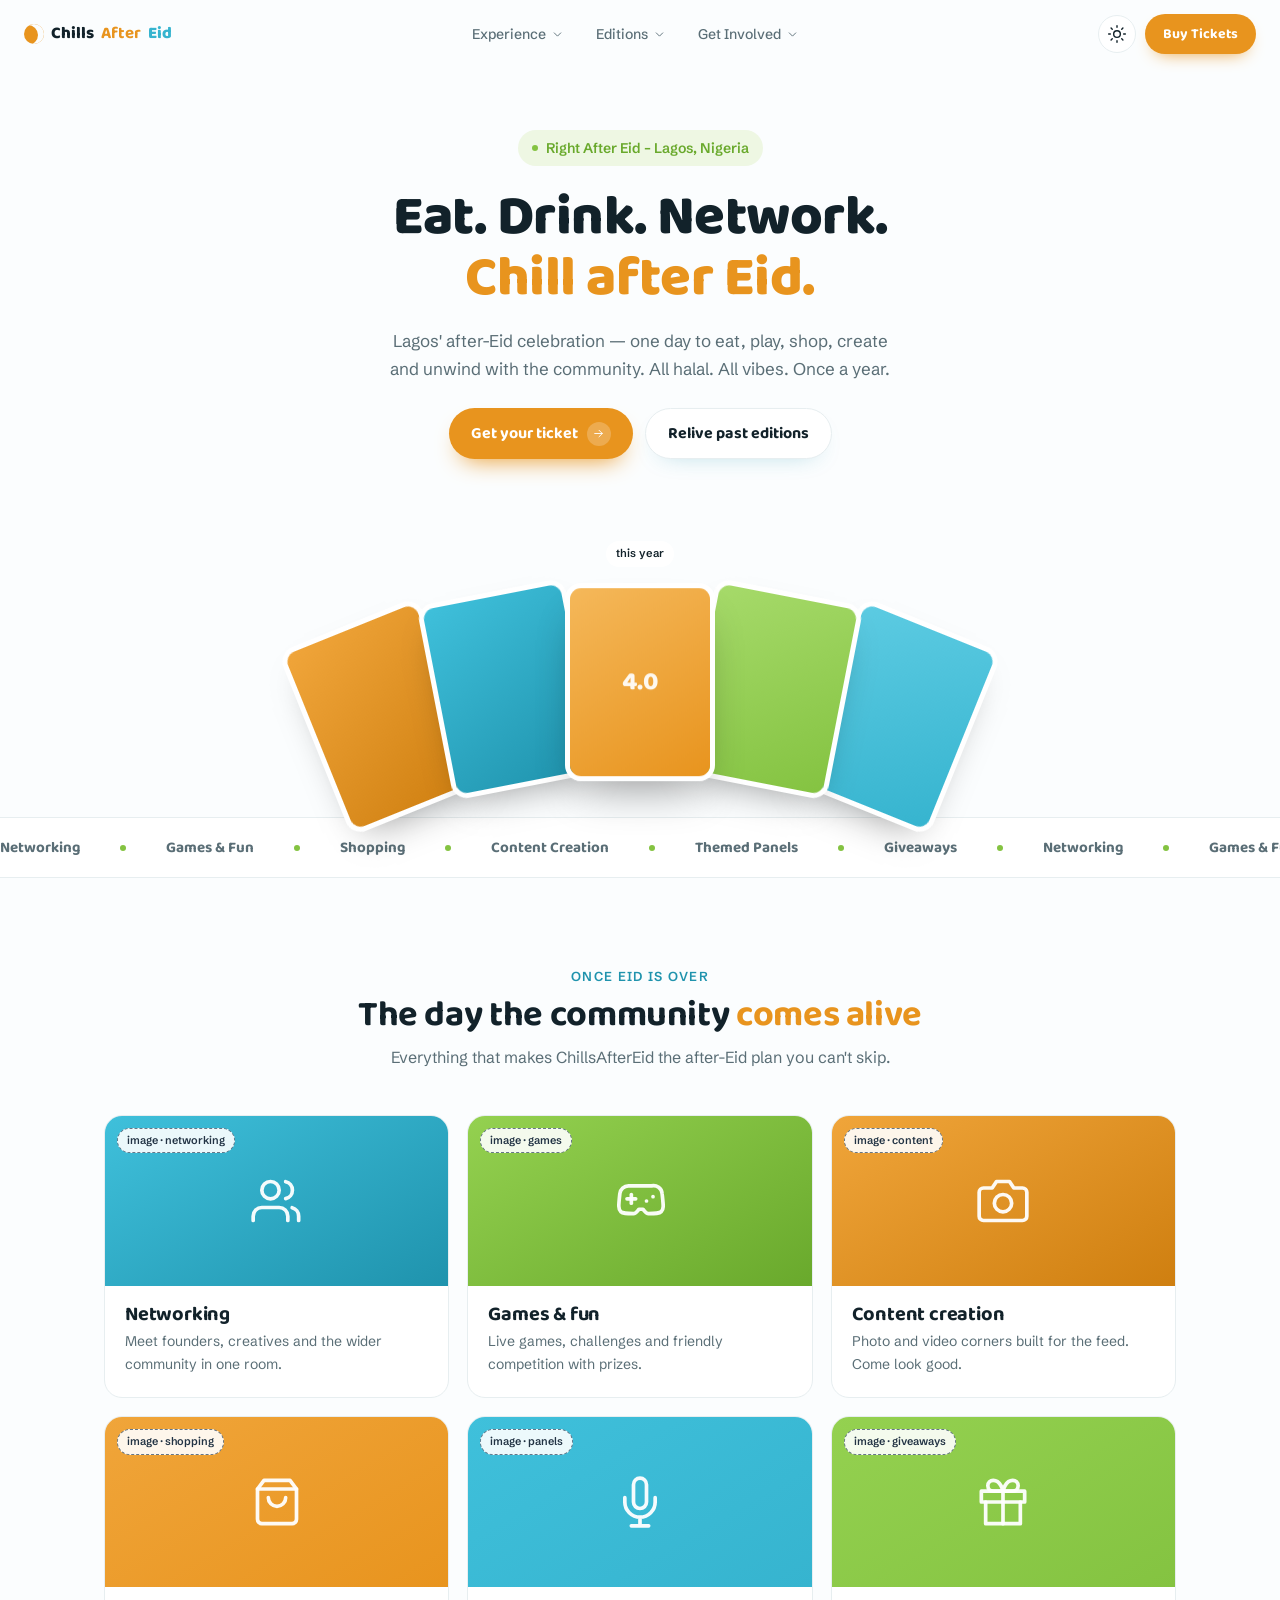
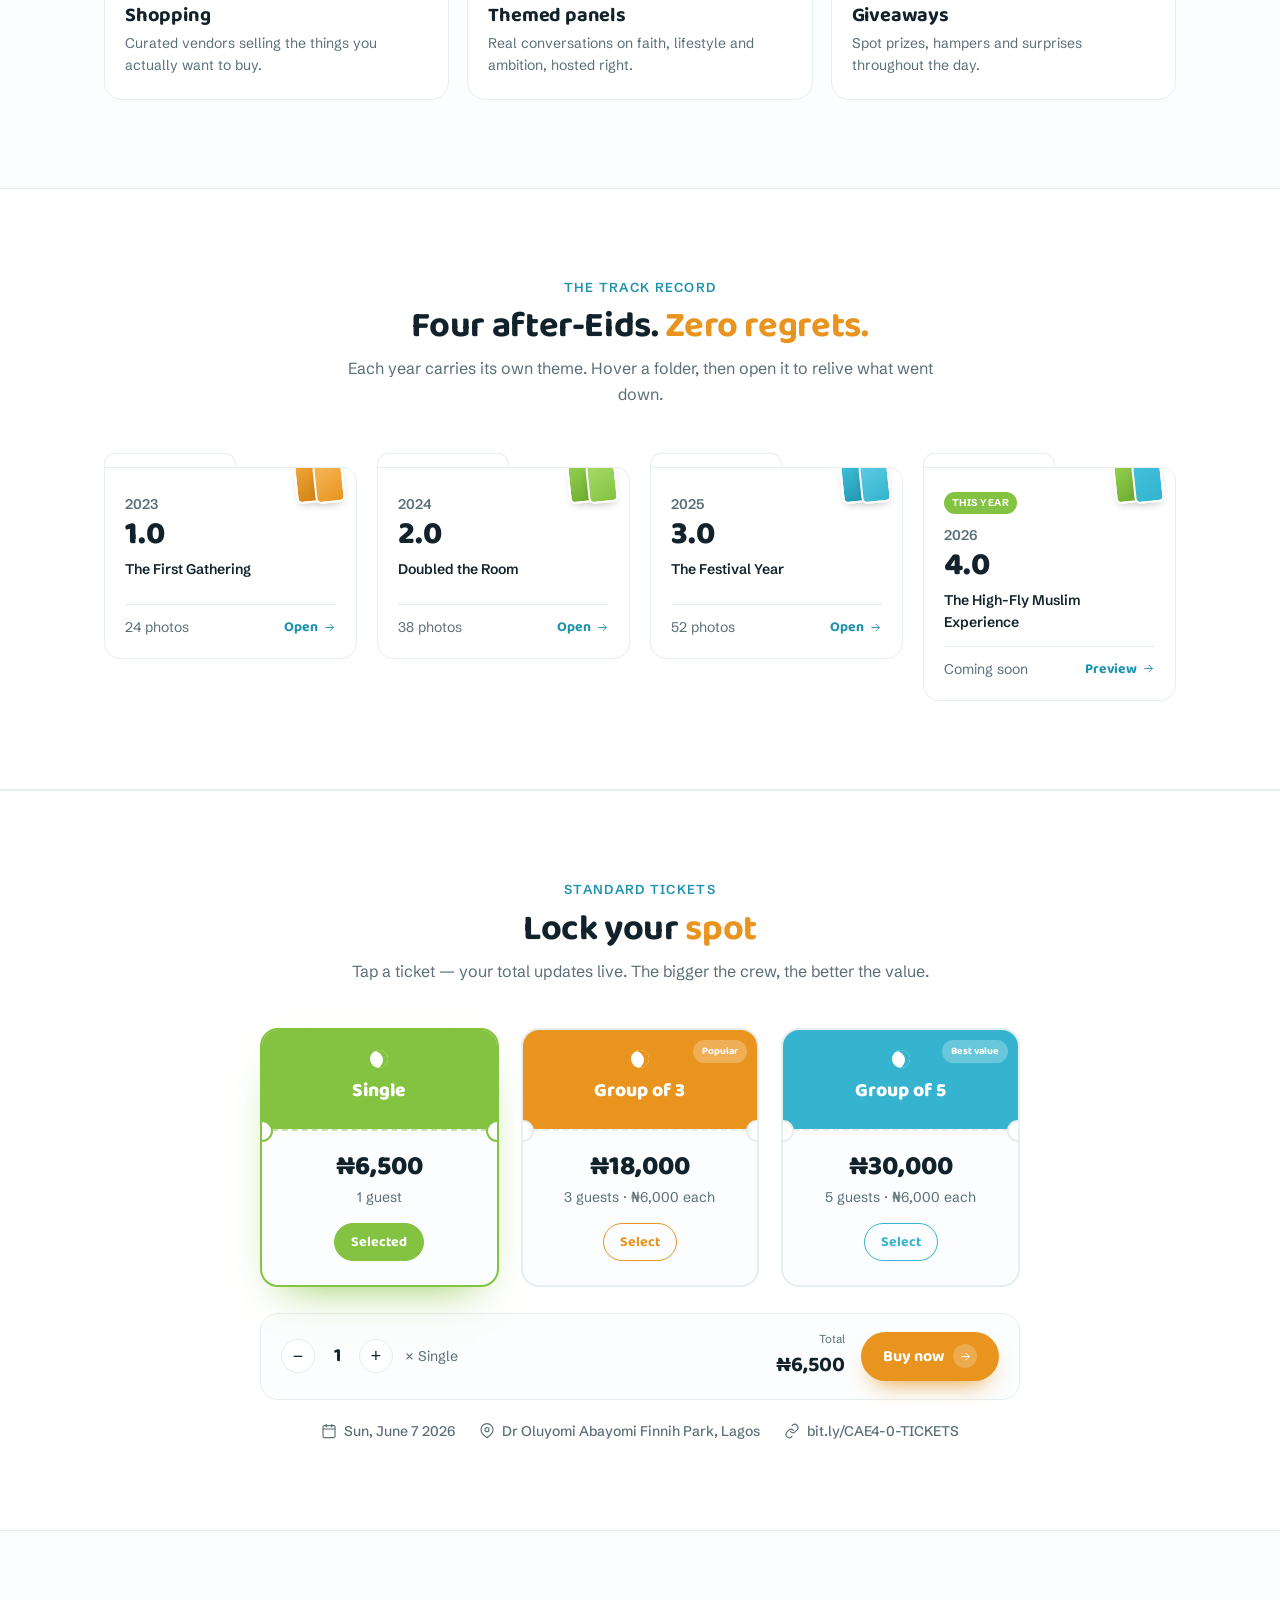
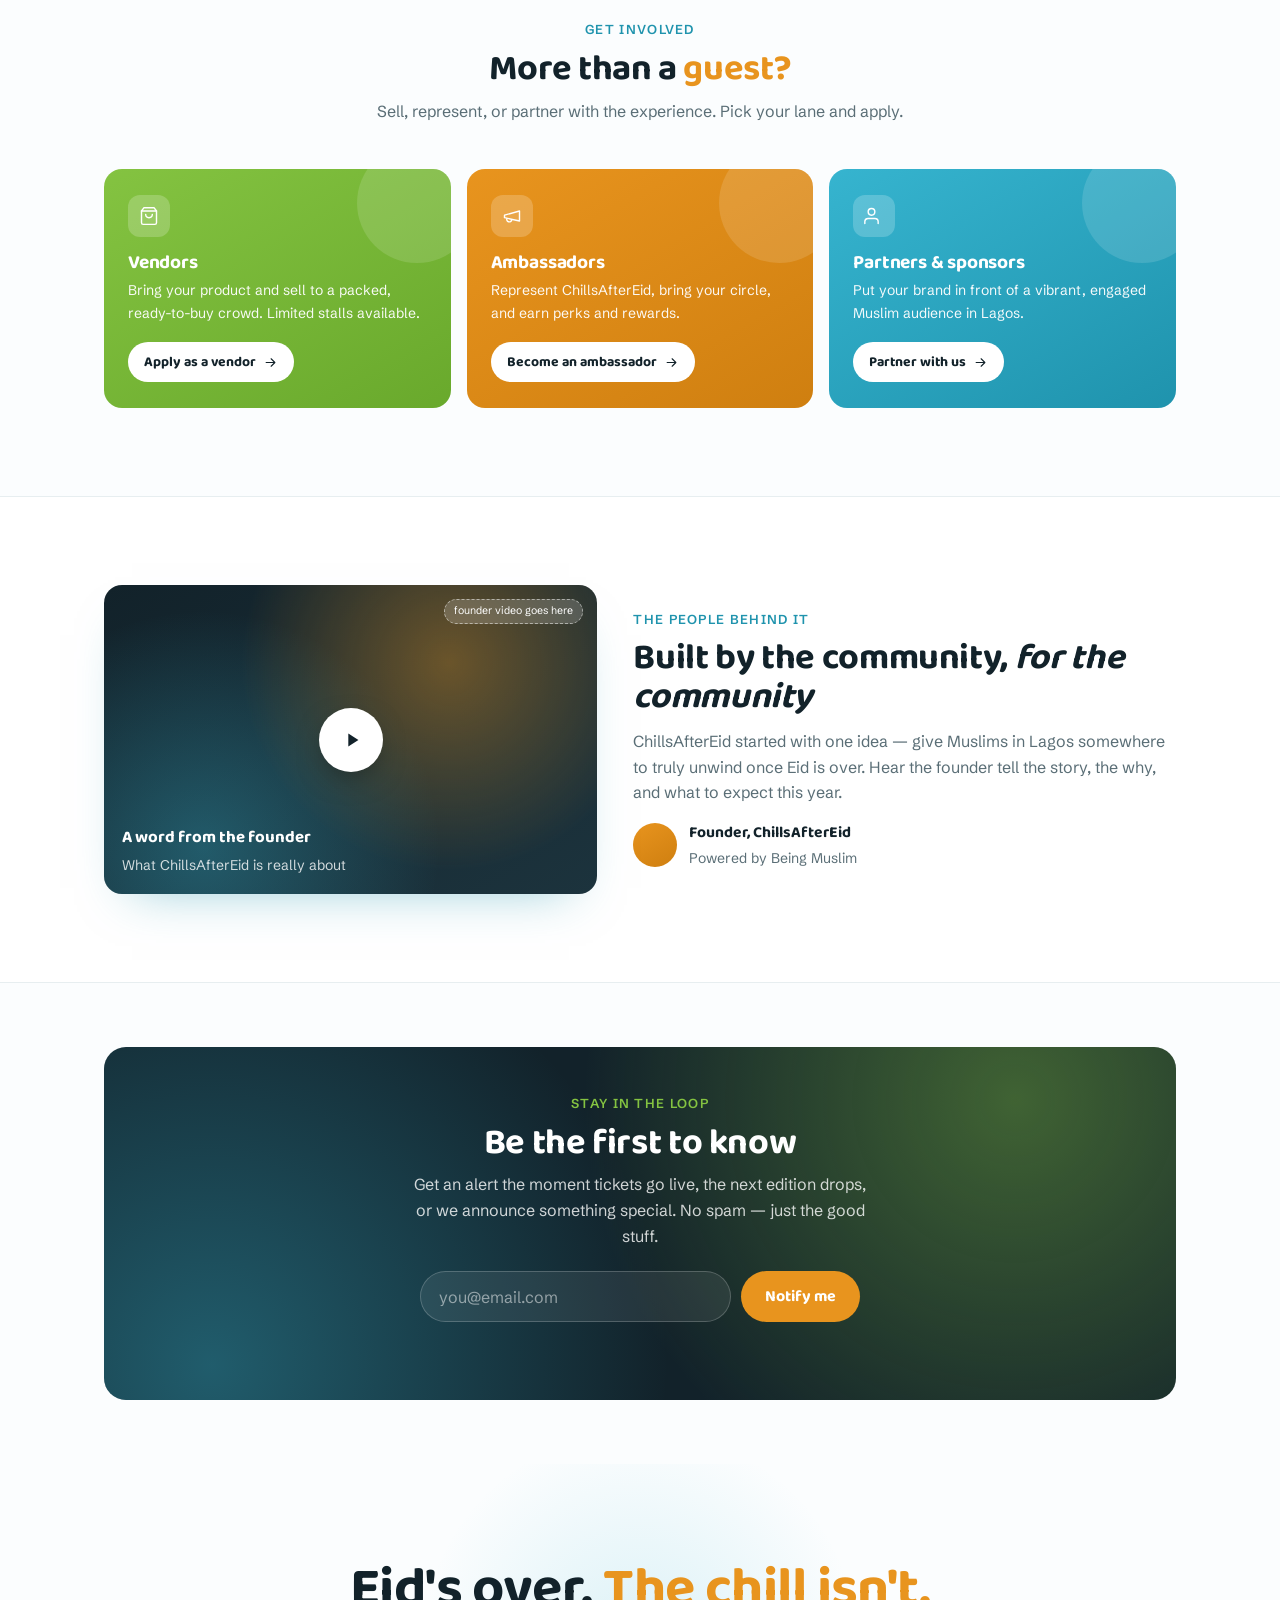
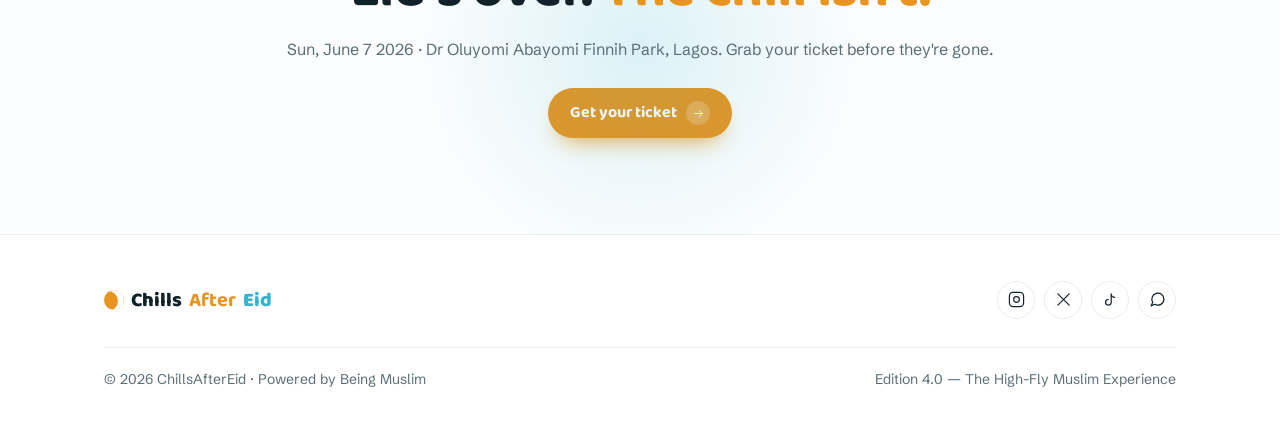
<file: index.html>
<!DOCTYPE html>
<html lang="en" data-theme="light">
<head>
<meta charset="UTF-8">
<meta name="viewport" content="width=device-width, initial-scale=1.0, maximum-scale=1.0, user-scalable=no, viewport-fit=cover">
<title>ChillsAfterEid — The After-Eid Experience, Lagos</title>
<link rel="preconnect" href="https://fonts.googleapis.com">
<link rel="preconnect" href="https://fonts.gstatic.com" crossorigin>
<link href="https://fonts.googleapis.com/css2?family=Baloo+2:wght@500;600;700;800&family=Schibsted+Grotesk:wght@400;500;600;700&display=swap" rel="stylesheet">
<link rel="stylesheet" href="styles.css">
</head>
<body>

<!-- NAV -->
<nav id="nav">
  <div class="logo"><span class="moon"></span>Chills<b>After</b><u>Eid</u></div>
  <div class="nav-c">
    <div class="nav-item">
      <a href="#experience">Experience <svg class="ic chev" viewBox="0 0 24 24"><path d="M6 9l6 6 6-6"/></svg></a>
      <div class="panel"><div class="panel-grid"><div class="pcol">
        <a href="#experience" class="plink"><span class="mi"><svg class="ic" style="width:18px;height:18px" viewBox="0 0 24 24"><rect x="3" y="3" width="18" height="18" rx="3"/><path d="M3 14l5-4 4 3 5-5 4 4"/></svg></span><span><h5>What's on</h5><p>Networking, games, panels &amp; more</p></span></a>
        <a href="#experience" class="plink"><span class="mi" style="background:var(--orange-soft);color:var(--orange-deep)"><svg class="ic" style="width:18px;height:18px" viewBox="0 0 24 24"><path d="M6 2 3 6v14a2 2 0 0 0 2 2h14a2 2 0 0 0 2-2V6l-3-4z"/><line x1="3" y1="6" x2="21" y2="6"/><path d="M16 10a4 4 0 0 1-8 0"/></svg></span><span><h5>Shopping &amp; vendors</h5><p>A market of things you'll want</p></span></a>
        <a href="#tickets" class="plink"><span class="mi" style="background:var(--green-soft);color:var(--green-deep)"><svg class="ic" style="width:18px;height:18px" viewBox="0 0 24 24"><path d="M3 9a3 3 0 0 0 0 6v2a2 2 0 0 0 2 2h14a2 2 0 0 0 2-2v-2a3 3 0 0 1 0-6V7a2 2 0 0 0-2-2H5a2 2 0 0 0-2 2z"/><path d="M13 5v14"/></svg></span><span><h5>Tickets</h5><p>From ₦6,500</p></span></a>
      </div></div></div>
    </div>
    <div class="nav-item">
      <a href="#editions">Editions <svg class="ic chev" viewBox="0 0 24 24"><path d="M6 9l6 6 6-6"/></svg></a>
      <div class="panel"><div class="panel-grid">
        <div class="pcol">
          <a href="#editions" class="plink"><span class="mi">1.0</span><span><h5>2023 · The First Gathering</h5><p>Where it all started</p></span></a>
          <a href="#editions" class="plink"><span class="mi" style="background:var(--green-soft);color:var(--green-deep)">2.0</span><span><h5>2024 · Doubled the Room</h5><p>The community showed up</p></span></a>
          <a href="#editions" class="plink"><span class="mi" style="background:var(--blue-soft);color:var(--blue-deep)">3.0</span><span><h5>2025 · The Festival Year</h5><p>It became an experience</p></span></a>
        </div>
        <div class="pfeat"><div class="pf-bg"></div><span class="nt">THIS YEAR · 4.0</span><h3>The High-Fly Muslim Experience</h3><p>Open the folders to relive every edition.</p><a href="#editions">See the galleries</a></div>
      </div></div>
    </div>
    <div class="nav-item">
      <a href="#join">Get Involved <svg class="ic chev" viewBox="0 0 24 24"><path d="M6 9l6 6 6-6"/></svg></a>
      <div class="panel"><div class="panel-grid"><div class="pcol">
        <a href="#join" class="plink"><span class="mi" style="background:var(--green-soft);color:var(--green-deep)"><svg class="ic" style="width:18px;height:18px" viewBox="0 0 24 24"><path d="M6 2 3 6v14a2 2 0 0 0 2 2h14a2 2 0 0 0 2-2V6l-3-4z"/><line x1="3" y1="6" x2="21" y2="6"/><path d="M16 10a4 4 0 0 1-8 0"/></svg></span><span><h5>Vendors</h5><p>Sell to a ready crowd</p></span></a>
        <a href="#join" class="plink"><span class="mi" style="background:var(--orange-soft);color:var(--orange-deep)"><svg class="ic" style="width:18px;height:18px" viewBox="0 0 24 24"><path d="M3 11l18-5v12L3 14z"/><path d="M11.6 16.8a3 3 0 1 1-5.8-1.6"/></svg></span><span><h5>Ambassadors</h5><p>Rep us, earn perks</p></span></a>
        <a href="#join" class="plink"><span class="mi"><svg class="ic" style="width:18px;height:18px" viewBox="0 0 24 24"><circle cx="9" cy="7" r="4"/><path d="M17 21v-2a4 4 0 0 0-4-4H5a4 4 0 0 0-4 4v2"/></svg></span><span><h5>Partners &amp; sponsors</h5><p>Reach an engaged audience</p></span></a>
      </div></div></div>
    </div>
  </div>
  <div class="nav-r">
    <button class="tgl" id="tgl" aria-label="Toggle theme">
      <svg class="ic sun-i" viewBox="0 0 24 24"><circle cx="12" cy="12" r="4"/><path d="M12 2v2M12 20v2M4.9 4.9l1.4 1.4M17.7 17.7l1.4 1.4M2 12h2M20 12h2M4.9 19.1l1.4-1.4M17.7 6.3l1.4-1.4"/></svg>
      <svg class="ic moon-i" viewBox="0 0 24 24"><path d="M21 12.8A9 9 0 1 1 11.2 3a7 7 0 0 0 9.8 9.8z"/></svg>
    </button>
    <a href="#tickets" class="nbtn">Buy Tickets</a>
    <button class="ham" id="ham" aria-label="Menu"><i></i><i></i><i></i></button>
  </div>
</nav>

<div class="drawer" id="drawer">
  <h4>Explore</h4>
  <a href="#experience" class="dl mc">Experience</a><a href="#editions" class="dl mc">Editions</a><a href="#tickets" class="dl mc">Tickets</a>
  <h4>Get Involved</h4>
  <a href="#join" class="dl mc">Become a vendor</a><a href="#join" class="dl mc">Become an ambassador</a><a href="#join" class="dl mc">Partner with us</a>
</div>

<!-- HERO -->
<section class="hero">
  <div class="wrap">
    <div class="kick rv"><span class="pin"></span>Right After Eid – Lagos, Nigeria</div>
    <h1 class="rv">Eat. Drink. Network.<br><span class="sky">Chill after Eid.</span></h1>
    <p class="lede rv">Lagos' after-Eid celebration — one day to eat, play, shop, create and unwind with the community. All halal. All vibes. Once a year.</p>
    <div class="hcta rv">
      <a href="#tickets" class="btn btn-pri">Get your ticket <span class="arr"><svg class="ic" style="width:13px;height:13px;stroke:#fff" viewBox="0 0 24 24"><path d="M5 12h14M13 6l6 6-6 6"/></svg></span></a>
      <a href="#editions" class="btn btn-out">Relive past editions</a>
    </div>
  </div>
  <!-- fanned past-event image cards · swap each .fimg for a real photo -->
  <div class="fan rv" id="fan">
    <div class="fcard" data-card="0" data-speed="3"><div class="finner"><div class="fimg" style="background:linear-gradient(150deg,#f0a53a,#cf7f10)"></div></div><span class="ftag">1.0 · 2023</span></div>
    <div class="fcard" data-card="1" data-speed="7"><div class="finner"><div class="fimg" style="background:linear-gradient(150deg,#3fc0db,#1f93ad)"></div></div><span class="ftag">2.0 · 2024</span></div>
    <div class="fcard fcard-center" data-card="2" data-speed="10"><div class="finner"><div class="fimg" style="background:linear-gradient(150deg,#f5b85a,#e8941e)"><span class="fnum">4.0</span></div></div><span class="ftag">this year</span></div>
    <div class="fcard" data-card="3" data-speed="7"><div class="finner"><div class="fimg" style="background:linear-gradient(150deg,#a6da6a,#84c341)"></div></div><span class="ftag">the market</span></div>
    <div class="fcard" data-card="4" data-speed="3"><div class="finner"><div class="fimg" style="background:linear-gradient(150deg,#5ccbe2,#36b4cf)"></div></div><span class="ftag">3.0 · 2025</span></div>
  </div>
</section>

<!-- MARQUEE -->
<div class="strip">
  <div class="track">
    <span>Networking<i class="d"></i>Games &amp; Fun<i class="d"></i>Shopping<i class="d"></i>Content Creation<i class="d"></i>Themed Panels<i class="d"></i>Giveaways<i class="d"></i></span>
    <span>Networking<i class="d"></i>Games &amp; Fun<i class="d"></i>Shopping<i class="d"></i>Content Creation<i class="d"></i>Themed Panels<i class="d"></i>Giveaways<i class="d"></i></span>
  </div>
</div>

<!-- EXPERIENCE -->
<section class="sec" id="experience">
  <div class="wrap">
    <div class="head rv"><div class="eb">Once Eid is over</div><h2>The day the community <em>comes alive</em></h2><p>Everything that makes ChillsAfterEid the after-Eid plan you can't skip.</p></div>
    <div class="xgrid">
      <div class="xcard rv"><div class="ximg" style="background:linear-gradient(150deg,#3fc0db,#1f93ad)"><span class="badge">image · networking</span><svg class="ic big-ic" viewBox="0 0 24 24"><circle cx="9" cy="7" r="4"/><path d="M17 21v-2a4 4 0 0 0-4-4H5a4 4 0 0 0-4 4v2"/><path d="M16 3.1a4 4 0 0 1 0 7.8M22 21v-2a4 4 0 0 0-3-3.9"/></svg></div><div class="xbody"><h3>Networking</h3><p>Meet founders, creatives and the wider community in one room.</p></div></div>
      <div class="xcard rv"><div class="ximg" style="background:linear-gradient(150deg,#94d150,#69a92c)"><span class="badge">image · games</span><svg class="ic big-ic" viewBox="0 0 24 24"><line x1="6" y1="11" x2="10" y2="11"/><line x1="8" y1="9" x2="8" y2="13"/><line x1="15" y1="12" x2="15.01" y2="12"/><line x1="18" y1="10" x2="18.01" y2="10"/><path d="M17.3 5H6.7a4 4 0 0 0-4 3.6c-.6 5.5-.8 7 .4 8.3.9.9 2.6.9 5.9.9 1.1 0 1.8-1.2 2.5-2h1.9c.7.8 1.4 2 2.5 2 3.3 0 5 0 5.9-.9 1.3-1.3 1-2.8.4-8.3A4 4 0 0 0 17.3 5z"/></svg></div><div class="xbody"><h3>Games &amp; fun</h3><p>Live games, challenges and friendly competition with prizes.</p></div></div>
      <div class="xcard rv"><div class="ximg" style="background:linear-gradient(150deg,#f0a53a,#cf7f10)"><span class="badge">image · content</span><svg class="ic big-ic" viewBox="0 0 24 24"><path d="M23 19a2 2 0 0 1-2 2H3a2 2 0 0 1-2-2V8a2 2 0 0 1 2-2h4l2-3h6l2 3h4a2 2 0 0 1 2 2z"/><circle cx="12" cy="13" r="4"/></svg></div><div class="xbody"><h3>Content creation</h3><p>Photo and video corners built for the feed. Come look good.</p></div></div>
      <div class="xcard rv"><div class="ximg" style="background:linear-gradient(150deg,#f0a53a,#e8941e)"><span class="badge">image · shopping</span><svg class="ic big-ic" viewBox="0 0 24 24"><path d="M6 2 3 6v14a2 2 0 0 0 2 2h14a2 2 0 0 0 2-2V6l-3-4z"/><line x1="3" y1="6" x2="21" y2="6"/><path d="M16 10a4 4 0 0 1-8 0"/></svg></div><div class="xbody"><h3>Shopping</h3><p>Curated vendors selling the things you actually want to buy.</p></div></div>
      <div class="xcard rv"><div class="ximg" style="background:linear-gradient(150deg,#3fc0db,#36b4cf)"><span class="badge">image · panels</span><svg class="ic big-ic" viewBox="0 0 24 24"><path d="M12 1a3 3 0 0 0-3 3v8a3 3 0 0 0 6 0V4a3 3 0 0 0-3-3z"/><path d="M19 10v2a7 7 0 0 1-14 0v-2M12 19v4M8 23h8"/></svg></div><div class="xbody"><h3>Themed panels</h3><p>Real conversations on faith, lifestyle and ambition, hosted right.</p></div></div>
      <div class="xcard rv"><div class="ximg" style="background:linear-gradient(150deg,#94d150,#84c341)"><span class="badge">image · giveaways</span><svg class="ic big-ic" viewBox="0 0 24 24"><polyline points="20 12 20 22 4 22 4 12"/><rect x="2" y="7" width="20" height="5"/><line x1="12" y1="22" x2="12" y2="7"/><path d="M12 7H7.5a2.5 2.5 0 0 1 0-5C11 2 12 7 12 7zM12 7h4.5a2.5 2.5 0 0 0 0-5C13 2 12 7 12 7z"/></svg></div><div class="xbody"><h3>Giveaways</h3><p>Spot prizes, hampers and surprises throughout the day.</p></div></div>
    </div>
  </div>
</section>

<!-- EDITIONS -->
<section class="sec" id="editions" style="background:var(--card);border-top:1px solid var(--line);border-bottom:1px solid var(--line)">
  <div class="wrap">
    <div class="head rv"><div class="eb">The track record</div><h2>Four after-Eids. <em>Zero regrets.</em></h2><p>Each year carries its own theme. Hover a folder, then open it to relive what went down.</p></div>
    <div class="fgrid">
      <div class="folder rv" style="--acc:var(--orange)" data-ed="1.0" data-year="2023" data-theme="The First Gathering" data-color="#e8941e" onclick="openEditions('1.0')"><div class="tab"></div><div class="body"><div class="photos"><i style="background:linear-gradient(150deg,#f0a53a,#cf7f10)"></i><i style="background:linear-gradient(150deg,#f5b85a,#e8941e)"></i></div><div class="yr">2023</div><div class="v">1.0</div><div class="th">The First Gathering</div><div class="open-row"><span>24 photos</span><b>Open <svg class="ic" style="width:13px;height:13px" viewBox="0 0 24 24"><path d="M5 12h14M13 6l6 6-6 6"/></svg></b></div></div></div>
      <div class="folder rv" style="--acc:var(--green)" data-ed="2.0" data-year="2024" data-theme="Doubled the Room" data-color="#84c341" onclick="openEditions('2.0')"><div class="tab"></div><div class="body"><div class="photos"><i style="background:linear-gradient(150deg,#94d150,#69a92c)"></i><i style="background:linear-gradient(150deg,#a6da6a,#84c341)"></i></div><div class="yr">2024</div><div class="v">2.0</div><div class="th">Doubled the Room</div><div class="open-row"><span>38 photos</span><b>Open <svg class="ic" style="width:13px;height:13px" viewBox="0 0 24 24"><path d="M5 12h14M13 6l6 6-6 6"/></svg></b></div></div></div>
      <div class="folder rv" style="--acc:var(--blue)" data-ed="3.0" data-year="2025" data-theme="The Festival Year" data-color="#36b4cf" onclick="openEditions('3.0')"><div class="tab"></div><div class="body"><div class="photos"><i style="background:linear-gradient(150deg,#3fc0db,#1f93ad)"></i><i style="background:linear-gradient(150deg,#5ccbe2,#36b4cf)"></i></div><div class="yr">2025</div><div class="v">3.0</div><div class="th">The Festival Year</div><div class="open-row"><span>52 photos</span><b>Open <svg class="ic" style="width:13px;height:13px" viewBox="0 0 24 24"><path d="M5 12h14M13 6l6 6-6 6"/></svg></b></div></div></div>
      <div class="folder now rv" data-ed="4.0" data-year="2026" data-theme="The High-Fly Muslim Experience" data-color="#84c341" data-now="1" onclick="openEditions('4.0')"><div class="tab"></div><div class="body"><div class="photos"><i style="background:linear-gradient(150deg,#94d150,#69a92c)"></i><i style="background:linear-gradient(150deg,#3fc0db,#36b4cf)"></i></div><span class="nowtag">THIS YEAR</span><div class="yr">2026</div><div class="v">4.0</div><div class="th">The High-Fly Muslim Experience</div><div class="open-row"><span>Coming soon</span><b>Preview <svg class="ic" style="width:13px;height:13px" viewBox="0 0 24 24"><path d="M5 12h14M13 6l6 6-6 6"/></svg></b></div></div></div>
    </div>
  </div>
</section>

<!-- TICKETS -->
<section class="tk sec" id="tickets">
  <div class="wrap">
    <div class="head rv"><div class="eb">Standard tickets</div><h2>Lock your <em>spot</em></h2><p>Tap a ticket — your total updates live. The bigger the crew, the better the value.</p></div>
    <div class="tixwrap">
      <div class="tix sel rv" data-price="6500" data-name="Single" style="--tc:var(--green)" onclick="pick(this)">
        <div class="tix-head"><div class="moon"></div><div class="tix-name">Single</div></div>
        <div class="tix-tear"></div>
        <div class="tix-body"><div class="tix-price">₦6,500</div><div class="tix-per">1 guest</div><div class="tix-pick">Selected</div></div>
      </div>
      <div class="tix rv" data-price="18000" data-name="Group of 3" style="--tc:var(--orange)" onclick="pick(this)">
        <div class="tix-head"><span class="tix-flag">Popular</span><div class="moon"></div><div class="tix-name">Group of 3</div></div>
        <div class="tix-tear"></div>
        <div class="tix-body"><div class="tix-price">₦18,000</div><div class="tix-per">3 guests · ₦6,000 each</div><div class="tix-pick">Select</div></div>
      </div>
      <div class="tix rv" data-price="30000" data-name="Group of 5" style="--tc:var(--blue)" onclick="pick(this)">
        <div class="tix-head"><span class="tix-flag">Best value</span><div class="moon"></div><div class="tix-name">Group of 5</div></div>
        <div class="tix-tear"></div>
        <div class="tix-body"><div class="tix-price">₦30,000</div><div class="tix-per">5 guests · ₦6,000 each</div><div class="tix-pick">Select</div></div>
      </div>
    </div>
    <div class="checkout rv">
      <div class="qty"><button onclick="step(-1)">−</button><b id="q">1</b><button onclick="step(1)">+</button><span class="lab">× <span id="cn">Single</span></span></div>
      <div class="ck-total"><small>Total</small><b id="total">₦6,500</b></div>
      <a href="https://bit.ly/CAE4-0-TICKETS" target="_blank" rel="noopener" class="btn btn-pri">Buy now <span class="arr"><svg class="ic" style="width:13px;height:13px;stroke:#fff" viewBox="0 0 24 24"><path d="M5 12h14M13 6l6 6-6 6"/></svg></span></a>
    </div>
    <div class="infobar rv">
      <span class="ib"><svg class="ic" style="width:16px;height:16px" viewBox="0 0 24 24"><rect x="3" y="4" width="18" height="18" rx="2"/><line x1="3" y1="9" x2="21" y2="9"/><line x1="8" y1="2" x2="8" y2="6"/><line x1="16" y1="2" x2="16" y2="6"/></svg> Sun, June 7 2026</span>
      <span class="ib"><svg class="ic" style="width:16px;height:16px" viewBox="0 0 24 24"><path d="M21 10c0 6-9 12-9 12s-9-6-9-12a9 9 0 0 1 18 0z"/><circle cx="12" cy="10" r="3"/></svg> Dr Oluyomi Abayomi Finnih Park, Lagos</span>
      <span class="ib"><svg class="ic" style="width:16px;height:16px" viewBox="0 0 24 24"><path d="M10 13a5 5 0 0 0 7 0l3-3a5 5 0 0 0-7-7l-1 1"/><path d="M14 11a5 5 0 0 0-7 0l-3 3a5 5 0 0 0 7 7l1-1"/></svg> bit.ly/CAE4-0-TICKETS</span>
    </div>
  </div>
</section>

<!-- JOIN -->
<section class="sec" id="join">
  <div class="wrap">
    <div class="head rv"><div class="eb">Get involved</div><h2>More than a <em>guest?</em></h2><p>Sell, represent, or partner with the experience. Pick your lane and apply.</p></div>
    <div class="jgrid">
      <div class="jc jv rv"><div class="bg"></div><div class="deco"></div><div class="ji"><svg class="ic" viewBox="0 0 24 24"><path d="M6 2 3 6v14a2 2 0 0 0 2 2h14a2 2 0 0 0 2-2V6l-3-4z"/><line x1="3" y1="6" x2="21" y2="6"/><path d="M16 10a4 4 0 0 1-8 0"/></svg></div><h3>Vendors</h3><p>Bring your product and sell to a packed, ready-to-buy crowd. Limited stalls available.</p><a class="go">Apply as a vendor <svg class="ic" style="width:15px;height:15px" viewBox="0 0 24 24"><path d="M5 12h14M13 6l6 6-6 6"/></svg></a></div>
      <div class="jc ja rv"><div class="bg"></div><div class="deco"></div><div class="ji"><svg class="ic" viewBox="0 0 24 24"><path d="M3 11l18-5v12L3 14z"/><path d="M11.6 16.8a3 3 0 1 1-5.8-1.6"/></svg></div><h3>Ambassadors</h3><p>Represent ChillsAfterEid, bring your circle, and earn perks and rewards.</p><a class="go">Become an ambassador <svg class="ic" style="width:15px;height:15px" viewBox="0 0 24 24"><path d="M5 12h14M13 6l6 6-6 6"/></svg></a></div>
      <div class="jc js rv"><div class="bg"></div><div class="deco"></div><div class="ji"><svg class="ic" viewBox="0 0 24 24"><circle cx="9" cy="7" r="4"/><path d="M17 21v-2a4 4 0 0 0-4-4H5a4 4 0 0 0-4 4v2"/></svg></div><h3>Partners &amp; sponsors</h3><p>Put your brand in front of a vibrant, engaged Muslim audience in Lagos.</p><a class="go">Partner with us <svg class="ic" style="width:15px;height:15px" viewBox="0 0 24 24"><path d="M5 12h14M13 6l6 6-6 6"/></svg></a></div>
    </div>
  </div>
</section>

<!-- ABOUT / FOUNDER VIDEO -->
<section class="sec" id="about" style="background:var(--card);border-top:1px solid var(--line);border-bottom:1px solid var(--line)">
  <div class="wrap">
    <div class="about-grid">
      <div class="vidcard rv" id="vidcard">
        <div class="vbg"></div>
        <span class="vnote">founder video goes here</span>
        <div class="play"><svg viewBox="0 0 24 24"><path d="M8 5v14l11-7z"/></svg></div>
        <div class="vmeta"><b>A word from the founder</b><span>What ChillsAfterEid is really about</span></div>
      </div>
      <div class="about-txt rv">
        <div class="eb">The people behind it</div>
        <h2>Built by the community, <em>for the community</em></h2>
        <p>ChillsAfterEid started with one idea — give Muslims in Lagos somewhere to truly unwind once Eid is over. Hear the founder tell the story, the why, and what to expect this year.</p>
        <div class="about-sign"><div class="av"></div><div><b>Founder, ChillsAfterEid</b><span>Powered by Being Muslim</span></div></div>
      </div>
    </div>
  </div>
</section>

<!-- NEWSLETTER -->
<section class="sec" id="newsletter" style="padding-top:64px;padding-bottom:64px">
  <div class="wrap">
    <div class="news rv">
      <div class="nbg"></div>
      <div class="eb">Stay in the loop</div>
      <h2>Be the first to know</h2>
      <p>Get an alert the moment tickets go live, the next edition drops, or we announce something special. No spam — just the good stuff.</p>
      <div class="news-form">
        <input id="nemail" type="email" placeholder="you@email.com" aria-label="Email address">
        <button onclick="subscribe()">Notify me</button>
      </div>
      <div class="ok" id="nok"></div>
    </div>
  </div>
</section>

<!-- FINAL -->
<section class="final">
  <div class="glow"></div>
  <div class="wrap">
    <h2 class="rv">Eid's over. <span class="hl">The chill isn't.</span></h2>
    <p class="rv">Sun, June 7 2026 · Dr Oluyomi Abayomi Finnih Park, Lagos. Grab your ticket before they're gone.</p>
    <a href="#tickets" class="btn btn-pri rv">Get your ticket <span class="arr"><svg class="ic" style="width:13px;height:13px;stroke:#fff" viewBox="0 0 24 24"><path d="M5 12h14M13 6l6 6-6 6"/></svg></span></a>
  </div>
</section>

<footer>
  <div class="wrap">
    <div class="ft-top">
      <div class="logo" style="font-size:1.25rem"><span class="moon"></span>Chills<b>After</b><u>Eid</u></div>
      <div class="ft-soc">
        <a aria-label="Instagram"><svg class="ic" style="width:17px;height:17px" viewBox="0 0 24 24"><rect x="2" y="2" width="20" height="20" rx="5"/><circle cx="12" cy="12" r="4"/></svg></a>
        <a aria-label="X"><svg class="ic" style="width:17px;height:17px" viewBox="0 0 24 24"><path d="M4 4l16 16M20 4 4 20"/></svg></a>
        <a aria-label="TikTok"><svg class="ic" style="width:17px;height:17px" viewBox="0 0 24 24"><path d="M9 12a4 4 0 1 0 4 4V4a5 5 0 0 0 5 5"/></svg></a>
        <a aria-label="WhatsApp"><svg class="ic" style="width:17px;height:17px" viewBox="0 0 24 24"><path d="M21 11.5a8.5 8.5 0 0 1-12.8 7.3L3 21l2.3-5A8.5 8.5 0 1 1 21 11.5z"/></svg></a>
      </div>
    </div>
    <div class="ft-bot"><span>© 2026 ChillsAfterEid · Powered by Being Muslim</span><span>Edition 4.0 — The High-Fly Muslim Experience</span></div>
  </div>
</footer>

<div class="sticky"><a href="#tickets" class="buy">Get your ticket — from ₦6,500</a></div>
<script src="script.js"></script>
</body>
</html>
</file>
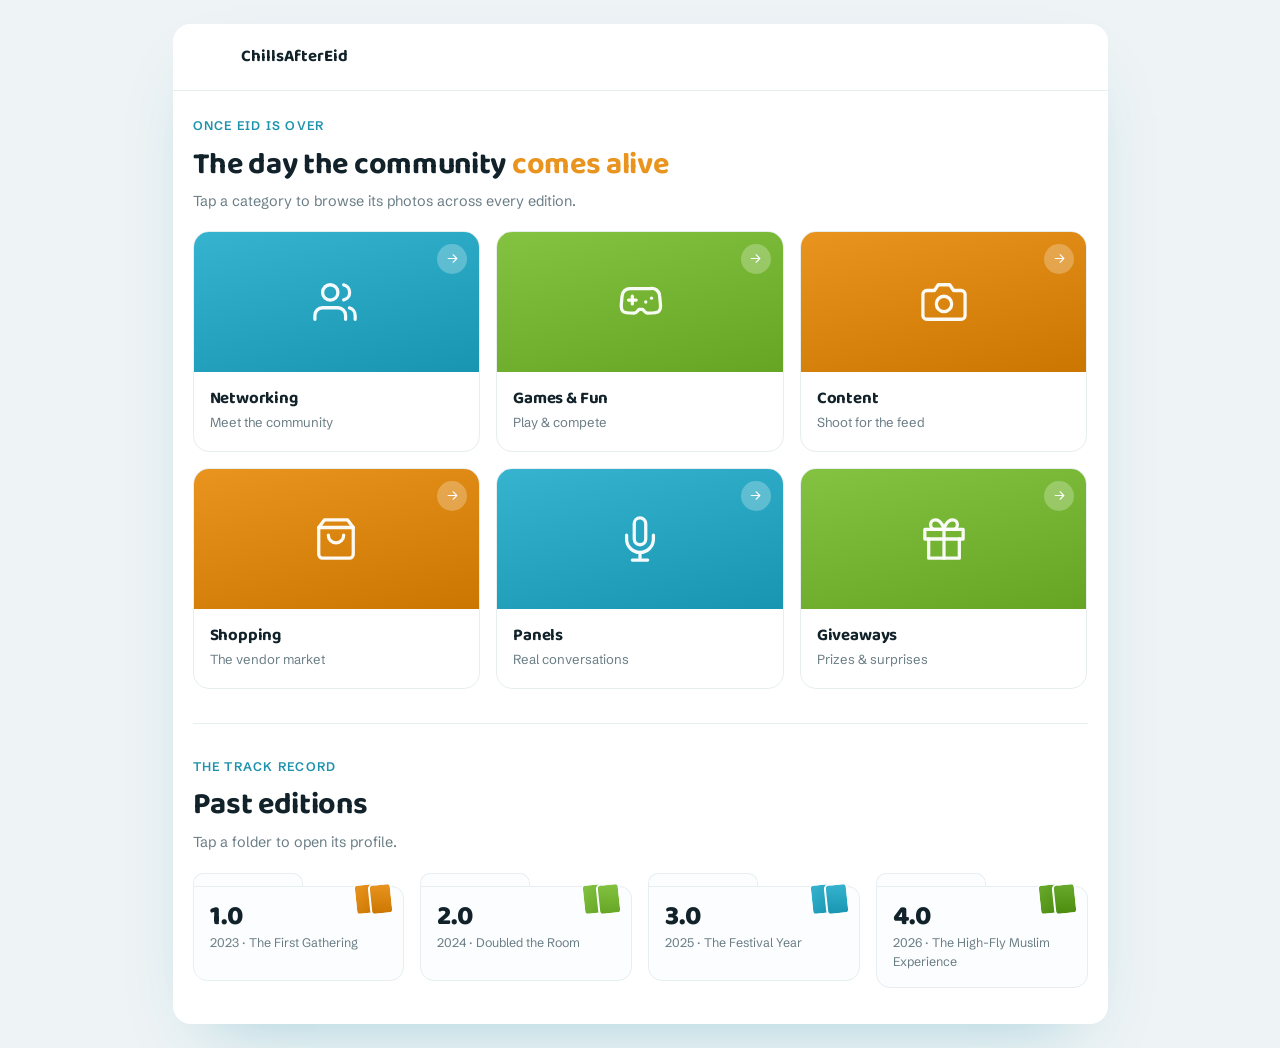
<file: editions.html>
<!DOCTYPE html>
<html lang="en" data-theme="light">
<head>
<meta charset="UTF-8">
<meta name="viewport" content="width=device-width, initial-scale=1.0, maximum-scale=1.0, user-scalable=no, viewport-fit=cover">
<title>ChillsAfterEid — Editions Gallery</title>
<link rel="preconnect" href="https://fonts.googleapis.com">
<link rel="preconnect" href="https://fonts.gstatic.com" crossorigin>
<link href="https://fonts.googleapis.com/css2?family=Baloo+2:wght@600;700;800&family=Schibsted+Grotesk:wght@400;500;600;700&display=swap" rel="stylesheet">
<link rel="stylesheet" href="editions.css">
</head>
<body>
<div class="app">
  <div class="top">
    <button class="back" id="backBtn" onclick="goBack()" style="visibility:hidden" aria-label="Go back">
      <svg class="ic" style="width:18px;height:18px" viewBox="0 0 24 24"><path d="M15 18l-6-6 6-6"/></svg>
    </button>
    <div class="ttl" id="topTitle">ChillsAfterEid</div>
  </div>

  <div class="view on" id="v-home">
    <div class="home-pad">
      <div class="sec-hd"><div class="eb">Once Eid is over</div><h2>The day the community <em>comes alive</em></h2><p>Tap a category to browse its photos across every edition.</p></div>
      <div class="acards" id="homeActs"></div>
      <div class="divider"></div>
      <div class="sec-hd"><div class="eb">The track record</div><h2>Past editions</h2><p>Tap a folder to open its profile.</p></div>
      <div class="folders" id="homeFolders"></div>
    </div>
  </div>

  <div class="view" id="v-profile"></div>
  <div class="view" id="v-activity"></div>
  <div class="view" id="v-photos"></div>
</div>

<div class="lightbox" id="lightbox">
  <button class="lb-x" onclick="closeLb()" aria-label="Close">
    <svg class="ic" style="width:18px;height:18px;stroke:#fff" viewBox="0 0 24 24"><path d="M18 6 6 18M6 6l12 12"/></svg>
  </button>
  <div class="lb-img" id="lbImg"></div>
  <p class="lb-cap" id="lbCap"></p>
</div>

<script src="editions.js"></script>
</body>
</html>
</file>
<file: styles.css>
:root{
    --blue:#36b4cf; --blue-deep:#1f93ad; --blue-soft:#eaf7fb;
    --orange:#e8941e; --orange-deep:#cf7f10; --orange-soft:#fdf2e2;
    --green:#84c341; --green-deep:#69a92c; --green-soft:#eef7e3;
    --ink:#12222a; --ink-soft:#5a6e76; --line:#e7eef0;
    --paper:#fbfdfe; --card:#ffffff; --maxw:1120px;
    --sh-sm:0 10px 24px -16px rgba(31,147,173,.4);
    --sh-md:0 22px 48px -28px rgba(31,147,173,.5);
    /* TYPE SCALE — US standard */
    --fs-eyebrow:.8125rem;   /* 13 */
    --fs-small:.875rem;      /* 14 */
    --fs-body:1rem;          /* 16 */
    --fs-lede:1.0625rem;     /* 17 */
    --fs-h3:1.25rem;         /* 20 */
    --fs-h2:clamp(1.75rem,3.4vw,2.25rem);   /* 28–36 */
    --fs-h1:clamp(2.5rem,5vw,3.5rem);       /* 40–56 */
  }
  html[data-theme="dark"]{
    --blue:#46c2dd; --blue-deep:#7fd8ec; --blue-soft:#16323b;
    --orange:#f2a63b; --orange-deep:#e8941e; --orange-soft:#3a2c14;
    --green:#9ad356; --green-deep:#84c341; --green-soft:#1d2e14;
    --ink:#eaf3f6; --ink-soft:#9fb3bb; --line:#22343c;
    --paper:#0c161b; --card:#111f26;
    --sh-sm:0 10px 24px -16px rgba(0,0,0,.6);
    --sh-md:0 22px 48px -28px rgba(0,0,0,.7);
    --on-dark:#12222a;
  }
  *{margin:0;padding:0;box-sizing:border-box}
  html{scroll-behavior:smooth;width:100%;overflow-x:hidden;overscroll-behavior-x:none}
  body{font-family:'Schibsted Grotesk',sans-serif;color:var(--ink);background:var(--paper);overflow-x:hidden;-webkit-font-smoothing:antialiased;font-size:var(--fs-body);line-height:1.6;transition:background .4s,color .4s;width:100%;max-width:100vw;min-height:100dvh;touch-action:pan-y}
  h1,h2,h3,.display{font-family:'Baloo 2',sans-serif;line-height:1.08;letter-spacing:-.01em}
  .wrap{max-width:var(--maxw);margin:0 auto;padding:0 24px}
  a{color:inherit;text-decoration:none}
  svg{display:block}
  .ic{width:20px;height:20px;stroke:currentColor;stroke-width:1.7;fill:none;stroke-linecap:round;stroke-linejoin:round}
  .rv{opacity:0;transform:translateY(24px);transition:opacity .8s cubic-bezier(.2,.7,.2,1),transform .8s cubic-bezier(.2,.7,.2,1)}
  .rv.in{opacity:1;transform:none}
  .eb{font-size:var(--fs-eyebrow);font-weight:600;letter-spacing:.1em;text-transform:uppercase;color:var(--blue-deep)}

  /* NAV */
  nav{position:fixed;inset:0 0 auto 0;z-index:80;display:flex;align-items:center;justify-content:space-between;padding:14px 24px;transition:.35s}
  nav.scrolled{background:color-mix(in srgb,var(--paper) 85%,transparent);backdrop-filter:blur(16px);border-bottom:1px solid var(--line);padding:10px 24px}
  .logo{font-family:'Baloo 2';font-weight:800;font-size:1.05rem;display:flex;align-items:center;gap:7px}
  .logo .moon{width:20px;height:20px;border-radius:50%;background:var(--orange);box-shadow:inset -6px 1px 0 0 var(--paper)}
  .logo b{color:var(--orange)} .logo u{color:var(--blue);text-decoration:none}
  .nav-c{display:flex;align-items:center;gap:4px}
  .nav-item{position:relative}
  .nav-item>a{display:inline-flex;align-items:center;gap:5px;padding:8px 14px;border-radius:40px;font-weight:500;font-size:var(--fs-small);color:var(--ink-soft);transition:.2s}
  .nav-item:hover>a{color:var(--ink);background:color-mix(in srgb,var(--ink) 6%,transparent)}
  .nav-item>a .chev{width:13px;height:13px;transition:.3s}
  .nav-item:hover>a .chev{transform:rotate(180deg)}
  .panel{position:absolute;top:calc(100% + 12px);left:50%;transform:translateX(-50%) translateY(8px);width:max-content;background:var(--card);border:1px solid var(--line);border-radius:18px;box-shadow:var(--sh-md);padding:14px;opacity:0;pointer-events:none;transition:.26s cubic-bezier(.2,.7,.2,1)}
  .nav-item:hover .panel{opacity:1;pointer-events:auto;transform:translateX(-50%)}
  .panel::before{content:"";position:absolute;top:-12px;left:0;right:0;height:12px}
  .panel-grid{display:flex;gap:8px}
  .pcol{display:flex;flex-direction:column;gap:2px;min-width:210px}
  .plink{display:flex;align-items:flex-start;gap:11px;padding:10px 11px;border-radius:12px;transition:.2s}
  .plink:hover{background:color-mix(in srgb,var(--ink) 5%,transparent)}
  .plink .mi{width:34px;height:34px;border-radius:10px;display:grid;place-items:center;flex-shrink:0;background:var(--blue-soft);color:var(--blue-deep);font-family:'Baloo 2';font-weight:700;font-size:.85rem}
  .plink h5{font-family:'Baloo 2';font-weight:700;font-size:.92rem}
  .plink p{font-size:var(--fs-small);color:var(--ink-soft);line-height:1.3}
  .pfeat{width:230px;border-radius:14px;padding:18px;color:#fff;position:relative;overflow:hidden;display:flex;flex-direction:column;justify-content:flex-end;background:var(--ink)}
  .pfeat .pf-bg{position:absolute;inset:0;background:radial-gradient(circle at 80% 12%,rgba(132,195,65,.55),transparent 48%),radial-gradient(circle at 12% 92%,rgba(54,180,207,.5),transparent 48%)}
  .pfeat .nt{position:relative;font-size:.62rem;font-weight:700;letter-spacing:.06em;background:var(--green);width:fit-content;padding:3px 9px;border-radius:30px;margin-bottom:10px;color:#fff}
  .pfeat h3{position:relative;font-size:1.15rem;line-height:1.1;margin-bottom:5px;color:#fff}
  .pfeat p{position:relative;font-size:var(--fs-small);opacity:.85;margin-bottom:12px}
  .pfeat a{position:relative;background:var(--orange);color:#fff;font-family:'Baloo 2';font-weight:700;padding:8px 14px;border-radius:40px;width:fit-content;display:inline-flex;gap:6px;align-items:center;font-size:var(--fs-small)}
  .nav-r{display:flex;align-items:center;gap:9px}
  .tgl{width:38px;height:38px;border-radius:50%;border:1px solid var(--line);background:var(--card);cursor:pointer;display:grid;place-items:center;color:var(--ink);transition:.25s}
  .tgl:hover{transform:translateY(-2px);border-color:var(--ink)}
  .tgl .moon-i{display:none}html[data-theme="dark"] .tgl .moon-i{display:block}html[data-theme="dark"] .tgl .sun-i{display:none}
  .nbtn{background:var(--orange);color:#fff;padding:9px 18px;border-radius:40px;font-family:'Baloo 2';font-weight:700;font-size:var(--fs-small);transition:.25s;box-shadow:0 8px 18px -10px var(--orange)}
  .nbtn:hover{transform:translateY(-2px);background:var(--orange-deep)}
  .ham{display:none;width:38px;height:38px;border-radius:50%;border:1px solid var(--line);background:var(--card);cursor:pointer;flex-direction:column;gap:4px;align-items:center;justify-content:center}
  .ham i{width:15px;height:2px;background:var(--ink);border-radius:2px;transition:.3s}
  body.m-open .ham i:nth-child(1){transform:translateY(6px) rotate(45deg)}
  body.m-open .ham i:nth-child(2){opacity:0}
  body.m-open .ham i:nth-child(3){transform:translateY(-6px) rotate(-45deg)}
  .drawer{position:fixed;inset:0;z-index:79;background:var(--paper);transform:translateY(-100%);transition:.45s cubic-bezier(.2,.7,.2,1);padding:84px 24px 40px;overflow-y:auto;display:none}
  body.m-open .drawer{transform:none}
  .drawer h4{font-size:var(--fs-eyebrow);letter-spacing:.1em;text-transform:uppercase;color:var(--ink-soft);margin:20px 0 8px}
  .drawer a.dl{display:block;font-family:'Baloo 2';font-weight:700;font-size:1.15rem;padding:10px 0;border-bottom:1px solid var(--line)}

  /* HERO */
  .hero{position:relative;padding:130px 0 48px;text-align:center}
  .kick{display:inline-flex;align-items:center;gap:8px;font-size:var(--fs-small);font-weight:600;color:var(--green-deep);background:var(--green-soft);padding:7px 14px;border-radius:40px;margin-bottom:22px}
  .kick .pin{width:6px;height:6px;border-radius:50%;background:var(--green);animation:beat 1.8s infinite}
  @keyframes beat{0%,100%{box-shadow:0 0 0 0 rgba(132,195,65,.5)}70%{box-shadow:0 0 0 7px rgba(132,195,65,0)}}
  .hero h1{font-size:var(--fs-h1);font-weight:800;max-width:16ch;margin:0 auto}
  .hero h1 .sky{color:var(--orange)}
  .hero .lede{max-width:520px;margin:18px auto 0;font-size:var(--fs-lede);color:var(--ink-soft)}
  .hcta{display:flex;gap:12px;justify-content:center;flex-wrap:wrap;margin-top:26px}
  .btn{font-family:'Baloo 2';font-weight:700;font-size:var(--fs-body);padding:12px 22px;border-radius:40px;border:none;cursor:pointer;display:inline-flex;align-items:center;gap:9px;transition:.25s}
  .btn-pri{background:var(--orange);color:#fff;box-shadow:0 12px 24px -12px var(--orange)}
  .btn-pri:hover{transform:translateY(-2px);box-shadow:0 18px 30px -12px var(--orange)}
  .btn-pri .arr{width:24px;height:24px;border-radius:50%;background:rgba(255,255,255,.22);display:grid;place-items:center}
  .btn-out{background:var(--card);color:var(--ink);border:1px solid var(--line);box-shadow:var(--sh-sm)}
  .btn-out:hover{transform:translateY(-2px);border-color:var(--ink)}

  /* FANNED IMAGE-CARD HERO */
  .fan{position:relative;height:280px;margin:30px auto 0;max-width:620px;display:flex;justify-content:center;align-items:flex-end}
  .fcard{position:absolute;bottom:0;width:150px;height:198px;transform-origin:bottom center;cursor:pointer;
    transition:transform .45s cubic-bezier(.2,.7,.2,1)}
  .fcard .finner{width:100%;height:100%;border-radius:16px;overflow:hidden;border:5px solid var(--card);
    box-shadow:0 18px 36px -18px rgba(0,0,0,.4);transition:transform .15s linear,box-shadow .45s;position:relative;will-change:transform}
  .fcard .fimg{position:absolute;inset:0;display:grid;place-items:center;color:rgba(255,255,255,.92)}
  .fcard .fnum{font-family:'Baloo 2';font-weight:800;font-size:1.6rem}
  .fcard .ftag{position:absolute;top:-26px;left:50%;transform:translateX(-50%);background:var(--card);box-shadow:var(--sh-sm);
    color:var(--ink);font-size:.7rem;font-weight:600;padding:4px 10px;border-radius:30px;white-space:nowrap;opacity:0;transition:.3s;z-index:5}
  .fcard.fcard-center .finner{box-shadow:0 24px 44px -18px rgba(0,0,0,.42)}
  .fcard.fcard-center .ftag{opacity:1;top:-30px}
  .fcard:hover{transform:translateY(-20px) rotate(0) scale(1.06)!important;z-index:20!important}
  .fcard:hover .finner{box-shadow:0 30px 50px -20px rgba(0,0,0,.45)}
  .fcard:hover .ftag{opacity:1;top:-30px}
  @media(max-width:680px){
    .fan{height:190px;margin-top:18px;max-width:100%}
    .fcard{width:100px;height:132px}
    .fcard .finner{border-width:4px}
  }

  /* MARQUEE */
  .strip{border-top:1px solid var(--line);border-bottom:1px solid var(--line);padding:16px 0;overflow:hidden;white-space:nowrap;background:var(--card)}
  .track{display:inline-flex;gap:40px;animation:slide 30s linear infinite;font-family:'Baloo 2';font-weight:700;font-size:.95rem;color:var(--ink-soft)}
  .track span{display:inline-flex;gap:40px;align-items:center}
  .track .d{width:6px;height:6px;border-radius:50%;background:var(--green)}
  @keyframes slide{to{transform:translateX(-50%)}}

  /* SECTION */
  .sec{padding:88px 0}
  .head{text-align:center;max-width:600px;margin:0 auto 44px}
  .head h2{font-size:var(--fs-h2);margin:10px 0 10px}
  .head h2 em{font-style:normal;color:var(--orange)}
  .head p{color:var(--ink-soft);font-size:var(--fs-body)}

  /* EXPERIENCE cards */
  .xgrid{display:grid;grid-template-columns:repeat(3,1fr);gap:18px}
  .xcard{background:var(--card);border:1px solid var(--line);border-radius:18px;overflow:hidden;transition:.32s}
  .xcard:hover{transform:translateY(-6px);box-shadow:var(--sh-md);border-color:transparent}
  .ximg{height:170px;position:relative;display:grid;place-items:center}
  .ximg .badge{position:absolute;top:12px;left:12px;background:rgba(255,255,255,.9);font-size:.68rem;font-weight:600;color:#234;border:1px dashed #678;padding:3px 9px;border-radius:20px;z-index:2}
  .ximg .big-ic{width:52px;height:52px;stroke:rgba(255,255,255,.95)}
  .xbody{padding:18px 20px 22px}
  .xbody h3{font-size:var(--fs-h3);margin-bottom:5px}
  .xbody p{font-size:var(--fs-small);color:var(--ink-soft)}
  @media(max-width:820px){
    #experience .xgrid{display:block;padding-bottom:28vh}
    #experience .xcard{position:sticky;margin:0 0 18px;box-shadow:0 14px 36px -18px rgba(0,0,0,.22)}
    #experience .xcard:nth-child(1){top:72px;z-index:1}
    #experience .xcard:nth-child(2){top:84px;z-index:2}
    #experience .xcard:nth-child(3){top:96px;z-index:3}
    #experience .xcard:nth-child(4){top:108px;z-index:4}
    #experience .xcard:nth-child(5){top:120px;z-index:5}
    #experience .xcard:nth-child(6){top:132px;z-index:6}
    #experience .xcard:hover{transform:none}
  }

  /* EDITIONS folders */
  .fgrid{display:grid;grid-template-columns:repeat(4,1fr);gap:20px}
  .folder{position:relative;margin-top:16px;cursor:pointer;--acc:var(--orange)}
  .folder .tab{position:absolute;top:-14px;left:0;width:52%;height:18px;border-radius:11px 11px 0 0;background:var(--card);border:1px solid var(--line);border-bottom:none;transition:.32s}
  .folder .body{position:relative;background:var(--card);border:1px solid var(--line);border-radius:0 14px 16px 16px;padding:20px;transition:.32s cubic-bezier(.2,.7,.2,1);overflow:hidden;color:var(--ink)}
  .folder .photos{position:absolute;top:-5px;right:12px;display:flex}
  .folder .photos i{width:30px;height:40px;border-radius:6px;display:block;margin-left:-11px;box-shadow:0 4px 9px -4px rgba(0,0,0,.3);transform:rotate(-6deg);transition:.32s;border:2px solid var(--card)}
  .folder .yr{font-size:var(--fs-small);font-weight:600;color:var(--ink-soft);margin-top:5px;transition:.3s}
  .folder .v{font-family:'Baloo 2';font-weight:800;font-size:2rem;line-height:1;margin:3px 0 7px}
  .folder .th{font-weight:600;font-size:var(--fs-small);margin-bottom:12px;min-height:34px}
  .folder .open-row{display:flex;align-items:center;justify-content:space-between;border-top:1px solid var(--line);padding-top:11px;font-size:var(--fs-small);color:var(--ink-soft);transition:.3s}
  .folder .open-row b{font-family:'Baloo 2';color:var(--blue-deep);display:inline-flex;gap:5px;align-items:center;transition:.3s}
  .folder .nowtag{display:inline-block;background:var(--green);color:#fff;font-size:.62rem;font-weight:700;letter-spacing:.05em;padding:3px 8px;border-radius:20px;margin-bottom:5px}
  .folder:hover .body{background:var(--acc);border-color:var(--acc);transform:translateY(-5px);box-shadow:0 24px 46px -26px var(--acc);color:#fff}
  .folder:hover .tab{background:var(--acc);border-color:var(--acc);transform:translateY(-3px)}
  .folder:hover .yr,.folder:hover .open-row,.folder:hover .open-row b{color:rgba(255,255,255,.9)}
  .folder:hover .open-row{border-color:rgba(255,255,255,.3)}
  .folder:hover .nowtag{background:#fff;color:var(--ink)}
  .folder:hover .photos i{background:#fff !important;transform:rotate(0) translateY(-5px);border-color:var(--acc)}
  .folder:hover .photos i:nth-child(2){transform:rotate(0) translateY(-10px)}
  .folder.now:hover .body,.folder.now:hover .tab{background:var(--ink);border-color:var(--ink)}
  .folder.now:hover .body{box-shadow:var(--sh-md)}
  @media(max-width:820px){.fgrid{grid-template-columns:1fr 1fr}}
  @media(max-width:460px){.fgrid{grid-template-columns:1fr}}

  /* TICKETS — ticket-stub anatomy */
  .tk{background:var(--card);border-top:1px solid var(--line);border-bottom:1px solid var(--line)}
  .tixwrap{display:grid;grid-template-columns:repeat(3,1fr);gap:22px;max-width:760px;margin:0 auto}
  .tix{position:relative;background:var(--paper);border:2px solid var(--line);border-radius:18px;cursor:pointer;transition:.28s cubic-bezier(.2,.7,.2,1);overflow:hidden}
  .tix:hover{transform:translateY(-6px);box-shadow:var(--sh-md)}
  .tix.sel{border-color:var(--tc);box-shadow:0 20px 42px -24px var(--tc)}
  .tix-head{background:var(--tc);color:#fff;padding:20px 18px 22px;text-align:center;position:relative}
  .tix-head .moon{width:18px;height:18px;border-radius:50%;background:#fff;box-shadow:inset -5px 1px 0 0 var(--tc);margin:0 auto 8px}
  .tix-name{font-family:'Baloo 2';font-weight:800;font-size:1.2rem}
  .tix-flag{position:absolute;top:10px;right:10px;background:rgba(255,255,255,.25);color:#fff;font-family:'Baloo 2';font-weight:700;font-size:.64rem;padding:3px 9px;border-radius:30px}
  /* perforation + side notches */
  .tix-tear{position:relative;height:0;border-top:2px dashed var(--line)}
  .tix.sel .tix-tear{border-color:color-mix(in srgb,var(--tc) 45%,transparent)}
  .tix-tear::before,.tix-tear::after{content:"";position:absolute;top:50%;transform:translateY(-50%);width:18px;height:18px;border-radius:50%;background:var(--card);border:2px solid var(--line);transition:.28s}
  .tix-tear::before{left:-11px}.tix-tear::after{right:-11px}
  .tix.sel .tix-tear::before,.tix.sel .tix-tear::after{border-color:var(--tc)}
  .tix-body{padding:22px 18px 24px;text-align:center}
  .tix-price{font-family:'Baloo 2';font-weight:800;font-size:1.7rem;color:var(--ink);line-height:1}
  .tix-per{font-size:var(--fs-small);color:var(--ink-soft);margin-top:6px}
  .tix-pick{margin-top:14px;display:inline-flex;align-items:center;gap:7px;font-family:'Baloo 2';font-weight:700;font-size:var(--fs-small);color:var(--tc);border:1.5px solid var(--tc);padding:7px 16px;border-radius:40px;transition:.25s}
  .tix.sel .tix-pick{background:var(--tc);color:#fff}
  @media(max-width:680px){.tixwrap{grid-template-columns:1fr;max-width:340px}}

  .checkout{max-width:760px;margin:26px auto 0;display:flex;align-items:center;gap:16px;flex-wrap:wrap;border:1.5px solid var(--line);border-radius:18px;padding:16px 20px;background:var(--paper)}
  .qty{display:flex;align-items:center;gap:12px}
  .qty button{width:34px;height:34px;border-radius:50%;border:1px solid var(--line);background:var(--card);font-size:1.1rem;cursor:pointer;color:var(--ink);transition:.2s;display:grid;place-items:center}
  .qty button:hover{background:var(--ink);color:var(--paper)}
  .qty b{font-family:'Baloo 2';font-size:1.2rem;min-width:20px;text-align:center}
  .qty .lab{font-size:var(--fs-small);color:var(--ink-soft)}
  .ck-total{margin-left:auto;text-align:right}.ck-total small{display:block;font-size:.72rem;color:var(--ink-soft)}.ck-total b{font-family:'Baloo 2';font-size:1.35rem}
  .infobar{max-width:760px;margin:20px auto 0;display:flex;flex-wrap:wrap;gap:8px 24px;justify-content:center;font-size:var(--fs-small);font-weight:500;color:var(--ink-soft)}
  .infobar .ib{display:inline-flex;align-items:center;gap:7px}
  @media(max-width:440px){.checkout{flex-direction:column;align-items:stretch}.ck-total{margin:0;text-align:left}}

  /* JOIN */
  .jgrid{display:grid;grid-template-columns:repeat(3,1fr);gap:16px}
  .jc{border-radius:18px;padding:26px 24px;color:#fff;position:relative;overflow:hidden;transition:.32s;min-height:210px;display:flex;flex-direction:column}
  .jc:hover{transform:translateY(-6px);box-shadow:var(--sh-md)}
  .jc .bg{position:absolute;inset:0}
  .jv .bg{background:linear-gradient(150deg,var(--green),var(--green-deep))}
  .ja .bg{background:linear-gradient(150deg,var(--orange),var(--orange-deep))}
  .js .bg{background:linear-gradient(150deg,var(--blue),var(--blue-deep))}
  .jc .deco{position:absolute;right:-26px;top:-26px;width:120px;height:120px;border-radius:50%;background:rgba(255,255,255,.13)}
  .jc .ji{position:relative;width:42px;height:42px;border-radius:12px;background:rgba(255,255,255,.2);display:grid;place-items:center;margin-bottom:16px}
  .jc h3{position:relative;font-size:1.2rem;margin-bottom:6px}
  .jc p{position:relative;font-size:var(--fs-small);opacity:.95;margin-bottom:auto}
  .jc .go{position:relative;display:inline-flex;align-items:center;gap:7px;font-family:'Baloo 2';font-weight:700;font-size:var(--fs-small);background:#fff;color:#12222a;padding:9px 16px;border-radius:40px;width:fit-content;margin-top:18px;transition:.22s}
  .jc:hover .go{gap:12px}
  @media(max-width:820px){.jgrid{grid-template-columns:1fr}}

  /* ABOUT / FOUNDER VIDEO */
  .about-grid{display:grid;grid-template-columns:1fr 1.1fr;gap:36px;align-items:center}
  .vidcard{position:relative;border-radius:18px;overflow:hidden;aspect-ratio:16/10;background:linear-gradient(150deg,var(--ink),#1c333d);cursor:pointer;box-shadow:var(--sh-md)}
  .vidcard .vbg{position:absolute;inset:0;background:radial-gradient(circle at 70% 25%,rgba(232,148,30,.4),transparent 50%),radial-gradient(circle at 20% 85%,rgba(54,180,207,.35),transparent 50%)}
  .vidcard .play{position:absolute;left:50%;top:50%;transform:translate(-50%,-50%);width:64px;height:64px;border-radius:50%;background:#fff;display:grid;place-items:center;transition:.25s;box-shadow:0 10px 30px -10px rgba(0,0,0,.5)}
  .vidcard:hover .play{transform:translate(-50%,-50%) scale(1.08)}
  .vidcard .play svg{width:22px;height:22px;fill:var(--ink);margin-left:3px}
  .vidcard .vmeta{position:absolute;left:18px;bottom:16px;color:#fff}
  .vidcard .vmeta b{font-family:'Baloo 2';font-size:1.05rem;display:block}
  .vidcard .vmeta span{font-size:var(--fs-small);opacity:.8}
  .vidcard .vnote{position:absolute;top:14px;right:14px;font-size:.66rem;color:#fff;background:rgba(255,255,255,.18);border:1px dashed rgba(255,255,255,.5);padding:3px 9px;border-radius:20px}
  .about-txt h2{font-size:var(--fs-h2);margin:10px 0 12px}
  .about-txt p{color:var(--ink-soft);font-size:var(--fs-body);margin-bottom:14px}
  .about-sign{display:flex;align-items:center;gap:12px;margin-top:6px}
  .about-sign .av{width:44px;height:44px;border-radius:50%;background:linear-gradient(150deg,var(--orange),var(--orange-deep))}
  .about-sign b{font-family:'Baloo 2';font-size:.98rem;display:block}
  .about-sign span{font-size:var(--fs-small);color:var(--ink-soft)}
  @media(max-width:760px){.about-grid{grid-template-columns:1fr;gap:24px}}

  /* NEWSLETTER */
  .news{background:var(--ink);border-radius:22px;padding:46px 40px;text-align:center;position:relative;overflow:hidden}
  .news .nbg{position:absolute;inset:0;background:radial-gradient(circle at 85% 15%,rgba(132,195,65,.4),transparent 45%),radial-gradient(circle at 10% 90%,rgba(54,180,207,.4),transparent 45%)}
  .news .eb{position:relative;color:var(--green)}
  .news h2{position:relative;color:#fff;font-size:var(--fs-h2);margin:10px 0 10px}
  .news p{position:relative;color:rgba(255,255,255,.8);font-size:var(--fs-body);max-width:460px;margin:0 auto 22px}
  .news-form{position:relative;display:flex;gap:10px;max-width:440px;margin:0 auto;flex-wrap:wrap}
  .news-form input{flex:1;min-width:200px;padding:13px 18px;border-radius:40px;border:1px solid rgba(255,255,255,.2);background:rgba(255,255,255,.08);color:#fff;font-size:var(--fs-body);font-family:inherit;outline:none}
  .news-form input::placeholder{color:rgba(255,255,255,.5)}
  .news-form input:focus{border-color:var(--green)}
  .news-form button{background:var(--orange);color:#fff;font-family:'Baloo 2';font-weight:700;font-size:var(--fs-body);padding:13px 24px;border-radius:40px;border:none;cursor:pointer;transition:.25s}
  .news-form button:hover{background:var(--orange-deep)}
  .news .ok{position:relative;color:var(--green);font-weight:600;font-size:var(--fs-small);margin-top:14px;height:18px}
  html[data-theme="dark"] .news{background:var(--on-dark,#12222a)}
  html[data-theme="dark"] .news .nbg{background:radial-gradient(circle at 85% 15%,rgba(132,195,65,.18),transparent 50%),radial-gradient(circle at 10% 90%,rgba(54,180,207,.14),transparent 50%)}
  html[data-theme="dark"] .pfeat{background:var(--on-dark,#12222a)}
  html[data-theme="dark"] .pfeat .pf-bg{background:radial-gradient(circle at 80% 12%,rgba(132,195,65,.22),transparent 50%),radial-gradient(circle at 12% 92%,rgba(54,180,207,.16),transparent 50%)}
  html[data-theme="dark"] .folder.now:hover .body,
  html[data-theme="dark"] .folder.now:hover .tab{background:var(--on-dark,#12222a);border-color:var(--on-dark,#12222a)}
  html[data-theme="dark"] .folder.now:hover .nowtag{background:#fff;color:var(--on-dark,#12222a)}

  /* FINAL */
  .final{text-align:center;padding:96px 0;position:relative;overflow:hidden}
  .final .glow{position:absolute;left:50%;top:50%;transform:translate(-50%,-50%);width:520px;height:520px;border-radius:50%;background:radial-gradient(circle,color-mix(in srgb,var(--blue) 16%,transparent),transparent 60%)}
  .final h2{position:relative;font-size:var(--fs-h1);max-width:18ch;margin:0 auto 16px}
  .final h2 .hl{color:var(--orange)}
  .final p{position:relative;color:var(--ink-soft);font-size:var(--fs-body);margin-bottom:26px}

  /* FOOTER */
  footer{border-top:1px solid var(--line);padding:46px 0 34px;background:var(--card)}
  .ft-top{display:flex;justify-content:space-between;align-items:center;flex-wrap:wrap;gap:20px;margin-bottom:28px}
  .ft-soc{display:flex;gap:9px}
  .ft-soc a{width:38px;height:38px;border-radius:50%;border:1px solid var(--line);display:grid;place-items:center;transition:.25s}
  .ft-soc a:hover{background:var(--ink);color:var(--paper)}
  .ft-bot{display:flex;justify-content:space-between;flex-wrap:wrap;gap:8px;font-size:var(--fs-small);color:var(--ink-soft);border-top:1px solid var(--line);padding-top:20px}

  .sticky{position:fixed;bottom:0;left:0;right:0;z-index:70;padding:11px 16px;background:color-mix(in srgb,var(--paper) 93%,transparent);backdrop-filter:blur(14px);border-top:1px solid var(--line);display:none}
  .sticky a.buy{display:block;text-align:center;background:var(--orange);color:#fff;font-family:'Baloo 2';font-weight:700;padding:13px;border-radius:40px;font-size:var(--fs-body)}
  @media(max-width:880px){.nav-c{display:none}.ham{display:flex}.drawer{display:block}.nbtn{display:none}.sticky{display:block}body{padding-bottom:74px}}
</file>
<file: editions.css>
:root{
  --blue:#36b4cf;--blue-deep:#1f93ad;--orange:#e8941e;--orange-deep:#cf7f10;
  --green:#84c341;--green-deep:#69a92c;--ink:#12222a;--ink-soft:#6a7d85;
  --line:#e7eef0;--paper:#fbfdfe;--card:#fff;
}
html[data-theme="dark"]{
  --ink:#eaf3f6;--ink-soft:#9fb3bb;--line:#22343c;
  --paper:#0c161b;--card:#111f26;
}
*{margin:0;padding:0;box-sizing:border-box}
body{font-family:'Schibsted Grotesk',sans-serif;background:#eef3f5;color:var(--ink);-webkit-font-smoothing:antialiased;line-height:1.5;min-height:100dvh;width:100%;overflow-x:hidden}
html[data-theme="dark"] body{background:#0a1216}
h1,h2,h3,.bl{font-family:'Baloo 2',sans-serif;letter-spacing:-.01em}
a{color:inherit;text-decoration:none}
svg{display:block}
.ic{stroke:currentColor;stroke-width:1.7;fill:none;stroke-linecap:round;stroke-linejoin:round}

.app{max-width:935px;margin:0 auto;background:var(--card);min-height:100dvh}
@media(min-width:760px){.app{margin:24px auto;min-height:auto;border-radius:18px;overflow:hidden;box-shadow:0 30px 70px -36px rgba(31,147,173,.4)}}

.top{position:sticky;top:0;z-index:10;display:flex;align-items:center;gap:12px;padding:14px 18px;background:color-mix(in srgb,var(--card) 90%,transparent);backdrop-filter:blur(12px);border-bottom:1px solid var(--line)}
.back{width:38px;height:38px;border-radius:50%;border:1px solid var(--line);background:var(--card);display:grid;place-items:center;cursor:pointer;color:var(--ink);transition:.2s;flex-shrink:0}
.back:hover{background:var(--ink);color:#fff}
.top .ttl{font-family:'Baloo 2';font-weight:700;font-size:1.05rem;display:flex;align-items:center;gap:8px;flex:1;min-width:0}
.top .ttl small{font-weight:500;font-family:'Schibsted Grotesk';color:var(--ink-soft);font-size:.84rem}

.view{display:none;animation:fade .3s ease}
.view.on{display:block}
@keyframes fade{from{opacity:0;transform:translateX(8px)}to{opacity:1;transform:none}}

.home-pad{padding:26px 20px 36px}
.sec-hd{margin:0 0 18px}
.sec-hd .eb{font-size:.78rem;font-weight:600;letter-spacing:.1em;text-transform:uppercase;color:var(--blue-deep)}
.sec-hd h2{font-size:clamp(1.4rem,3.4vw,1.9rem);margin-top:6px}
.sec-hd h2 em{font-style:normal;color:var(--orange)}
.sec-hd p{color:var(--ink-soft);font-size:.9rem;margin-top:4px}

.acards{display:grid;grid-template-columns:repeat(auto-fill,minmax(220px,1fr));gap:16px}
.acard{border:1px solid var(--line);border-radius:16px;overflow:hidden;cursor:pointer;transition:.3s;background:var(--card)}
.acard:hover{transform:translateY(-6px);box-shadow:0 22px 44px -28px rgba(31,147,173,.5);border-color:transparent}
.acard .aimg{height:140px;position:relative;display:grid;place-items:center;color:#fff}
.acard .aimg .ic{width:46px;height:46px;stroke:rgba(255,255,255,.95)}
.acard .aimg .arrow{position:absolute;top:12px;right:12px;width:30px;height:30px;border-radius:50%;background:rgba(255,255,255,.25);display:grid;place-items:center;transition:.25s;color:#fff}
.acard:hover .aimg .arrow{background:#fff;color:var(--ink)}
.acard .abody{padding:14px 16px 18px}
.acard .abody h3{font-size:1.05rem}
.acard .abody p{font-size:.82rem;color:var(--ink-soft);margin-top:2px}

.divider{height:1px;background:var(--line);margin:34px 0}

.folders{display:grid;grid-template-columns:repeat(2,1fr);gap:16px}
@media(min-width:620px){.folders{grid-template-columns:repeat(4,1fr)}}
.folder{position:relative;margin-top:14px;cursor:pointer;--acc:var(--orange)}
.folder .tab{position:absolute;top:-13px;left:0;width:52%;height:16px;border-radius:10px 10px 0 0;background:var(--paper);border:1px solid var(--line);border-bottom:none;transition:.3s}
.folder .body{position:relative;background:var(--paper);border:1px solid var(--line);border-radius:0 12px 14px 14px;padding:16px;transition:.3s cubic-bezier(.2,.7,.2,1);color:var(--ink)}
.folder .v{font-family:'Baloo 2';font-weight:800;font-size:1.7rem;line-height:1}
.folder .th{font-size:.78rem;color:var(--ink-soft);margin-top:4px;min-height:30px}
.folder .ph{position:absolute;top:-4px;right:10px;display:flex}
.folder .ph i{width:24px;height:32px;border-radius:5px;margin-left:-9px;border:2px solid var(--paper);transform:rotate(-6deg);transition:.3s}
.folder:hover .body{background:var(--acc);border-color:var(--acc);color:#fff;transform:translateY(-4px)}
.folder:hover .tab{background:var(--acc);border-color:var(--acc)}
.folder:hover .th{color:rgba(255,255,255,.85)}
.folder:hover .ph i{background:#fff!important;border-color:var(--acc);transform:rotate(0) translateY(-4px)}

.pf-head{display:flex;align-items:center;gap:clamp(20px,6vw,72px);padding:26px 22px 10px}
.avatar{width:clamp(80px,16vw,150px);height:clamp(80px,16vw,150px);border-radius:50%;flex-shrink:0;padding:3px;background:conic-gradient(from 200deg,var(--orange),var(--green),var(--blue),var(--orange))}
.avatar .inner{width:100%;height:100%;border-radius:50%;border:3px solid var(--card);display:grid;place-items:center;color:#fff;font-family:'Baloo 2';font-weight:800;font-size:clamp(1.4rem,4vw,2.4rem)}
.stats{flex:1;display:flex;justify-content:space-around;text-align:center;max-width:420px}
.stats b{font-family:'Baloo 2';font-size:clamp(1.1rem,3vw,1.5rem);display:block;line-height:1}
.stats span{font-size:clamp(.72rem,1.6vw,.85rem);color:var(--ink-soft)}
.pf-meta{padding:8px 22px 18px}
.pf-meta .nm{font-family:'Baloo 2';font-weight:700;font-size:clamp(1.05rem,2.6vw,1.25rem)}
.pf-meta .hd{font-size:.86rem;color:var(--ink-soft)}
.pf-meta .bio{font-size:.88rem;margin-top:6px;max-width:560px}
.pf-meta .bio b{color:var(--blue-deep)}

.hl-row{display:flex;gap:clamp(16px,3vw,28px);overflow-x:auto;padding:10px 22px 22px;scrollbar-width:none}
.hl-row::-webkit-scrollbar{display:none}
.hl{flex-shrink:0;text-align:center;cursor:pointer;width:clamp(66px,9vw,90px)}
.hl .ring{width:clamp(62px,8vw,84px);height:clamp(62px,8vw,84px);margin:0 auto;border-radius:50%;padding:2px;background:var(--paper);border:1.5px solid var(--line);display:grid;place-items:center;transition:.25s}
.hl:hover .ring{border-color:var(--acc);transform:translateY(-2px)}
.hl .ring .core{width:100%;height:100%;border-radius:50%;display:grid;place-items:center;color:#fff}
.hl .ring .core .ic{width:clamp(24px,3vw,32px);height:clamp(24px,3vw,32px)}
.hl small{display:block;margin-top:7px;font-size:.74rem;color:var(--ink);white-space:nowrap;overflow:hidden;text-overflow:ellipsis}

.tabbar{display:flex;justify-content:center;border-top:1px solid var(--line);padding:12px 0}
.tabbar .tab-ic{color:var(--ink)}

.gridwrap{padding:0}
@media(min-width:760px){.gridwrap{padding:0 22px 22px}}
.grid{display:grid;grid-template-columns:repeat(3,1fr);gap:3px}
@media(min-width:760px){.grid{gap:24px}}
.grid .cell{aspect-ratio:1;position:relative;cursor:pointer;overflow:hidden;border:none;padding:0;background:none;width:100%}
@media(min-width:760px){.grid .cell{border-radius:8px}}
.grid .cell .gimg{position:absolute;inset:0;transition:.35s}
.grid .cell:hover .gimg{transform:scale(1.05)}
.empty{padding:54px 20px;text-align:center;color:var(--ink-soft)}
.empty .big{width:64px;height:64px;border-radius:50%;background:var(--paper);border:1px solid var(--line);display:grid;place-items:center;margin:0 auto 12px;color:var(--ink-soft)}
.empty b{font-family:'Baloo 2';display:block;color:var(--ink);margin-bottom:2px}

.act-intro{padding:24px 22px 10px;text-align:center}
.act-intro .ai{width:58px;height:58px;border-radius:16px;display:grid;place-items:center;margin:0 auto 12px;color:#fff}
.act-intro .ai .ic{width:28px;height:28px}
.act-intro h2{font-size:clamp(1.3rem,3vw,1.7rem)}
.act-intro p{font-size:.88rem;color:var(--ink-soft);margin-top:2px}
.act-folders{padding:10px 22px 30px;display:grid;grid-template-columns:repeat(2,1fr);gap:16px}
@media(min-width:620px){.act-folders{grid-template-columns:repeat(4,1fr)}}

.lightbox{position:fixed;inset:0;z-index:100;background:rgba(8,16,20,.9);display:none;flex-direction:column;align-items:center;justify-content:center;padding:20px}
.lightbox.on{display:flex}
.lightbox .lb-img{width:min(100%,480px);aspect-ratio:1;border-radius:12px;overflow:hidden}
.lightbox .lb-cap{margin-top:14px;color:rgba(255,255,255,.9);font-size:.88rem;text-align:center;max-width:480px;line-height:1.45}
.lightbox .lb-x{position:absolute;top:16px;right:16px;width:40px;height:40px;border-radius:50%;border:1px solid rgba(255,255,255,.25);background:rgba(255,255,255,.1);color:#fff;display:grid;place-items:center;cursor:pointer}
</file>
